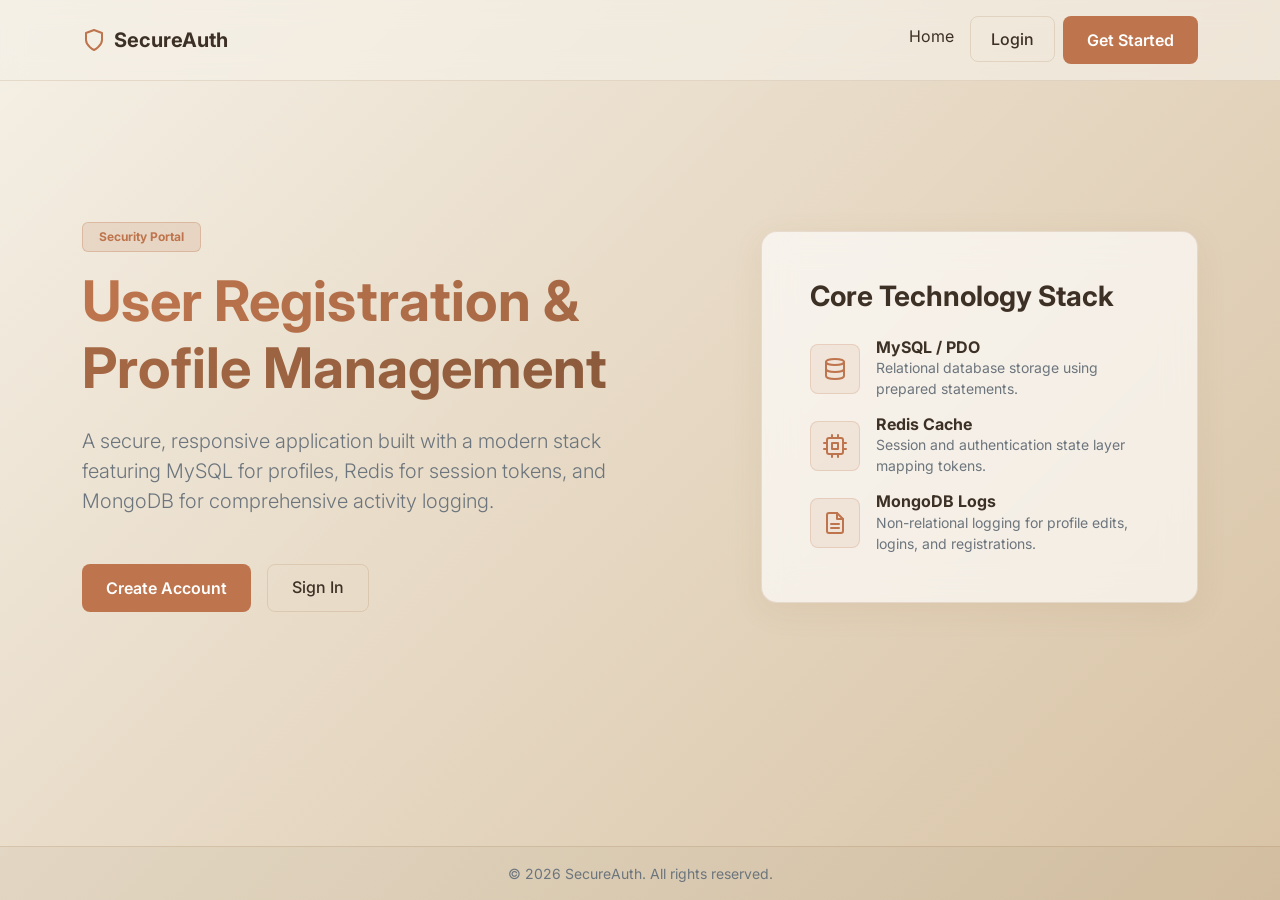
<file: index.html>
<!DOCTYPE html>
<html lang="en">
<head>
    <meta charset="UTF-8">
    <meta name="viewport" content="width=device-width, initial-scale=1.0">
    <title>Secure Authentication & Profile Management System</title>
    <!-- Bootstrap 5 CSS -->
    <link href="https://cdn.jsdelivr.net/npm/bootstrap@5.3.0/dist/css/bootstrap.min.css" rel="stylesheet">
    <!-- Custom Style -->
    <link rel="stylesheet" href="css/style.css">
</head>
<body>

    <nav class="navbar navbar-expand-lg navbar-light navbar-custom py-3">
        <div class="container">
            <a class="navbar-brand d-flex align-items-center gap-2" href="index.html">
                <svg xmlns="http://www.w3.org/2000/svg" width="24" height="24" viewBox="0 0 24 24" fill="none" stroke="var(--accent-color)" stroke-width="2" stroke-linecap="round" stroke-linejoin="round"><path d="M12 22s8-4 8-10V5l-8-3-8 3v7c0 6 8 10 8 10z"></path></svg>
                <span class="fw-bold tracking-tight">SecureAuth</span>
            </a>
            <button class="navbar-toggler" type="button" data-bs-toggle="collapse" data-bs-target="#navbarNav" aria-controls="navbarNav" aria-expanded="false" aria-label="Toggle navigation">
                <span class="navbar-toggler-icon"></span>
            </button>
            <div class="collapse navbar-collapse" id="navbarNav">
                <ul class="navbar-nav ms-auto gap-2">
                    <li class="nav-item">
                        <a class="nav-link active" href="index.html">Home</a>
                    </li>
                    <li class="nav-item d-none" id="nav-profile">
                        <a class="nav-link" href="profile.html">Profile</a>
                    </li>
                    <li class="nav-item" id="nav-login">
                        <a class="btn btn-outline-custom" href="login.html">Login</a>
                    </li>
                    <li class="nav-item" id="nav-register">
                        <a class="btn btn-custom" href="register.html">Get Started</a>
                    </li>
                    <li class="nav-item d-none" id="nav-logout">
                        <button class="btn btn-outline-custom" id="btn-nav-logout">Logout</button>
                    </li>
                </ul>
            </div>
        </div>
    </nav>

    <div class="container my-auto py-5">
        <div class="row align-items-center justify-content-center text-center text-lg-start g-5">
            <div class="col-lg-6">
                <span class="badge badge-custom mb-3 px-3 py-2">Security Portal</span>
                <h1 class="display-4 fw-bold mb-4">
                    <span class="card-title-gradient">User Registration & Profile Management</span>
                </h1>
                <p class="lead text-secondary mb-5">
                    A secure, responsive application built with a modern stack featuring MySQL for profiles, Redis for session tokens, and MongoDB for comprehensive activity logging.
                </p>
                <div class="d-flex flex-wrap justify-content-center justify-content-lg-start gap-3">
                    <a href="register.html" class="btn btn-custom btn-lg px-4 fs-6">Create Account</a>
                    <a href="login.html" class="btn btn-outline-custom btn-lg px-4 fs-6">Sign In</a>
                </div>
            </div>
            <div class="col-lg-5 col-xl-5 offset-lg-1">
                <div class="glass-card p-4 p-md-5">
                    <h3 class="fw-bold mb-4">Core Technology Stack</h3>
                    <div class="d-flex flex-column gap-3">
                        <div class="d-flex align-items-center gap-3">
                            <div class="icon-wrapper-custom">
                                <svg xmlns="http://www.w3.org/2000/svg" width="24" height="24" viewBox="0 0 24 24" fill="none" stroke="currentColor" stroke-width="2" stroke-linecap="round" stroke-linejoin="round"><ellipse cx="12" cy="5" rx="9" ry="3"></ellipse><path d="M3 5v14c0 1.66 4 3 9 3s9-1.34 9-3V5"></path><path d="M3 12c0 1.66 4 3 9 3s9-1.34 9-3"></path></svg>
                            </div>
                            <div>
                                <h6 class="fw-bold mb-0">MySQL / PDO</h6>
                                <p class="text-secondary small mb-0">Relational database storage using prepared statements.</p>
                            </div>
                        </div>
                        <div class="d-flex align-items-center gap-3">
                            <div class="icon-wrapper-custom">
                                <svg xmlns="http://www.w3.org/2000/svg" width="24" height="24" viewBox="0 0 24 24" fill="none" stroke="currentColor" stroke-width="2" stroke-linecap="round" stroke-linejoin="round"><rect x="4" y="4" width="16" height="16" rx="2" ry="2"></rect><rect x="9" y="9" width="6" height="6"></rect><line x1="9" y1="1" x2="9" y2="4"></line><line x1="15" y1="1" x2="15" y2="4"></line><line x1="9" y1="20" x2="9" y2="23"></line><line x1="15" y1="20" x2="15" y2="23"></line><line x1="20" y1="9" x2="23" y2="9"></line><line x1="20" y1="15" x2="23" y2="15"></line><line x1="1" y1="9" x2="4" y2="9"></line><line x1="1" y1="15" x2="4" y2="15"></line></svg>
                            </div>
                            <div>
                                <h6 class="fw-bold mb-0">Redis Cache</h6>
                                <p class="text-secondary small mb-0">Session and authentication state layer mapping tokens.</p>
                            </div>
                        </div>
                        <div class="d-flex align-items-center gap-3">
                            <div class="icon-wrapper-custom">
                                <svg xmlns="http://www.w3.org/2000/svg" width="24" height="24" viewBox="0 0 24 24" fill="none" stroke="currentColor" stroke-width="2" stroke-linecap="round" stroke-linejoin="round"><path d="M14 2H6a2 2 0 0 0-2 2v16a2 2 0 0 0 2 2h12a2 2 0 0 0 2-2V8z"></path><polyline points="14 2 14 8 20 8"></polyline><line x1="16" y1="13" x2="8" y2="13"></line><line x1="16" y1="17" x2="8" y2="17"></line></svg>
                            </div>
                            <div>
                                <h6 class="fw-bold mb-0">MongoDB Logs</h6>
                                <p class="text-secondary small mb-0">Non-relational logging for profile edits, logins, and registrations.</p>
                            </div>
                        </div>
                    </div>
                </div>
            </div>
        </div>
    </div>

    <footer class="text-center text-secondary small">
        <div class="container">
            <p class="mb-0">&copy; 2026 SecureAuth. All rights reserved.</p>
        </div>
    </footer>

    <script src="https://code.jquery.com/jquery-3.7.0.min.js"></script>
    <script src="https://cdn.jsdelivr.net/npm/bootstrap@5.3.0/dist/js/bootstrap.bundle.min.js"></script>
    <script src="js/common.js"></script>
</body>
</html>
</file>
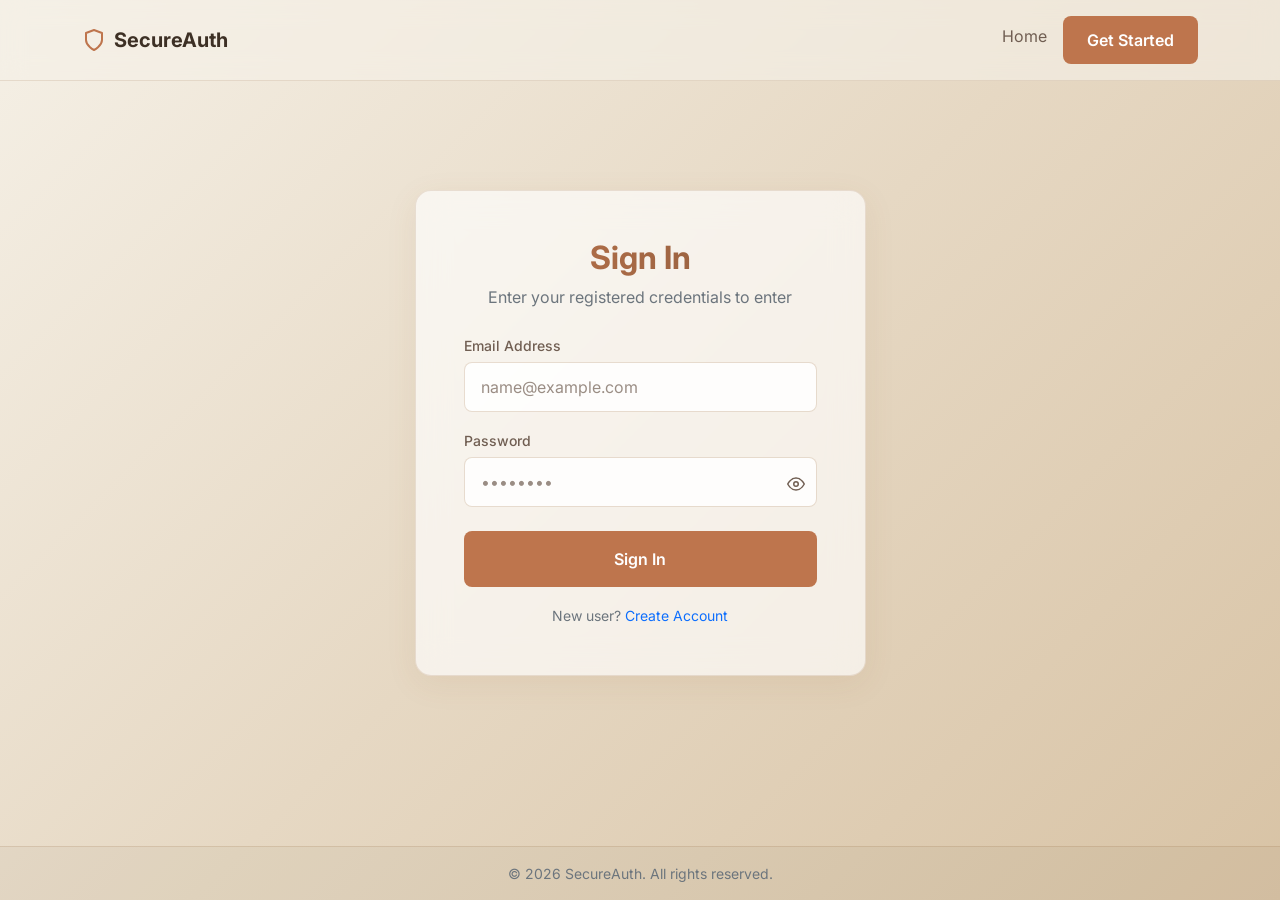
<file: login.html>
<!DOCTYPE html>
<html lang="en">
<head>
    <meta charset="UTF-8">
    <meta name="viewport" content="width=device-width, initial-scale=1.0">
    <title>Sign In - SecureAuth</title>
    <!-- Bootstrap 5 CSS -->
    <link href="https://cdn.jsdelivr.net/npm/bootstrap@5.3.0/dist/css/bootstrap.min.css" rel="stylesheet">
    <!-- Custom Style -->
    <link rel="stylesheet" href="css/style.css">
</head>
<body>

    <nav class="navbar navbar-expand-lg navbar-light navbar-custom py-3">
        <div class="container">
            <a class="navbar-brand d-flex align-items-center gap-2" href="index.html">
                <svg xmlns="http://www.w3.org/2000/svg" width="24" height="24" viewBox="0 0 24 24" fill="none" stroke="var(--accent-color)" stroke-width="2" stroke-linecap="round" stroke-linejoin="round"><path d="M12 22s8-4 8-10V5l-8-3-8 3v7c0 6 8 10 8 10z"></path></svg>
                <span class="fw-bold tracking-tight">SecureAuth</span>
            </a>
            <button class="navbar-toggler" type="button" data-bs-toggle="collapse" data-bs-target="#navbarNav" aria-controls="navbarNav" aria-expanded="false" aria-label="Toggle navigation">
                <span class="navbar-toggler-icon"></span>
            </button>
            <div class="collapse navbar-collapse" id="navbarNav">
                <ul class="navbar-nav ms-auto gap-2">
                    <li class="nav-item">
                        <a class="nav-link" href="index.html">Home</a>
                    </li>
                    <li class="nav-item">
                        <a class="btn btn-custom" href="register.html">Get Started</a>
                    </li>
                </ul>
            </div>
        </div>
    </nav>

    <div class="container my-auto py-5">
        <div class="row justify-content-center">
            <div class="col-md-6 col-lg-5">
                <div class="glass-card p-4 p-md-5">
                    <div class="text-center mb-4">
                        <h2 class="fw-bold card-title-gradient">Sign In</h2>
                        <p class="text-secondary">Enter your registered credentials to enter</p>
                    </div>

                    <div id="alert-container" class="alert d-none" role="alert"></div>

                    <form id="login-form" novalidate>
                        <div class="mb-3">
                            <label for="email" class="form-label form-label-custom">Email Address</label>
                            <input type="email" class="form-control form-control-custom" id="email" name="email" placeholder="name@example.com" required>
                            <div class="invalid-feedback">Please enter a valid email address.</div>
                        </div>

                        <div class="mb-4">
                            <label for="password" class="form-label form-label-custom">Password</label>
                            <div class="password-toggle-wrapper">
                                <input type="password" class="form-control form-control-custom" id="password" name="password" placeholder="••••••••" required>
                                <button type="button" class="password-toggle-btn" id="toggle-password">
                                    <svg xmlns="http://www.w3.org/2000/svg" width="18" height="18" viewBox="0 0 24 24" fill="none" stroke="currentColor" stroke-width="2" stroke-linecap="round" stroke-linejoin="round"><path d="M1 12s4-8 11-8 11 8 11 8-4 8-11 8-11-8-11-8z"></path><circle cx="12" cy="12" r="3"></circle></svg>
                                </button>
                                <div class="invalid-feedback">Please enter your password.</div>
                            </div>
                        </div>

                        <!-- Submit Button -->
                        <div class="d-grid mb-3">
                            <button type="submit" class="btn btn-custom w-100 py-3">Sign In</button>
                        </div>

                        <div class="text-center">
                            <span class="text-secondary small">New user? <a href="register.html" class="text-indigo-400 text-decoration-none">Create Account</a></span>
                        </div>
                    </form>
                </div>
            </div>
        </div>
    </div>

    <div class="spinner-wrapper" id="spinner">
        <div class="spinner-border text-primary loading-spinner" role="status">
            <span class="visually-hidden">Loading...</span>
        </div>
    </div>

    <footer class="text-center text-secondary small">
        <div class="container">
            <p class="mb-0">&copy; 2026 SecureAuth. All rights reserved.</p>
        </div>
    </footer>

    <script src="https://code.jquery.com/jquery-3.7.0.min.js"></script>
    <script src="https://cdn.jsdelivr.net/npm/bootstrap@5.3.0/dist/js/bootstrap.bundle.min.js"></script>
    <script src="js/login.js"></script>
</body>
</html>
</file>
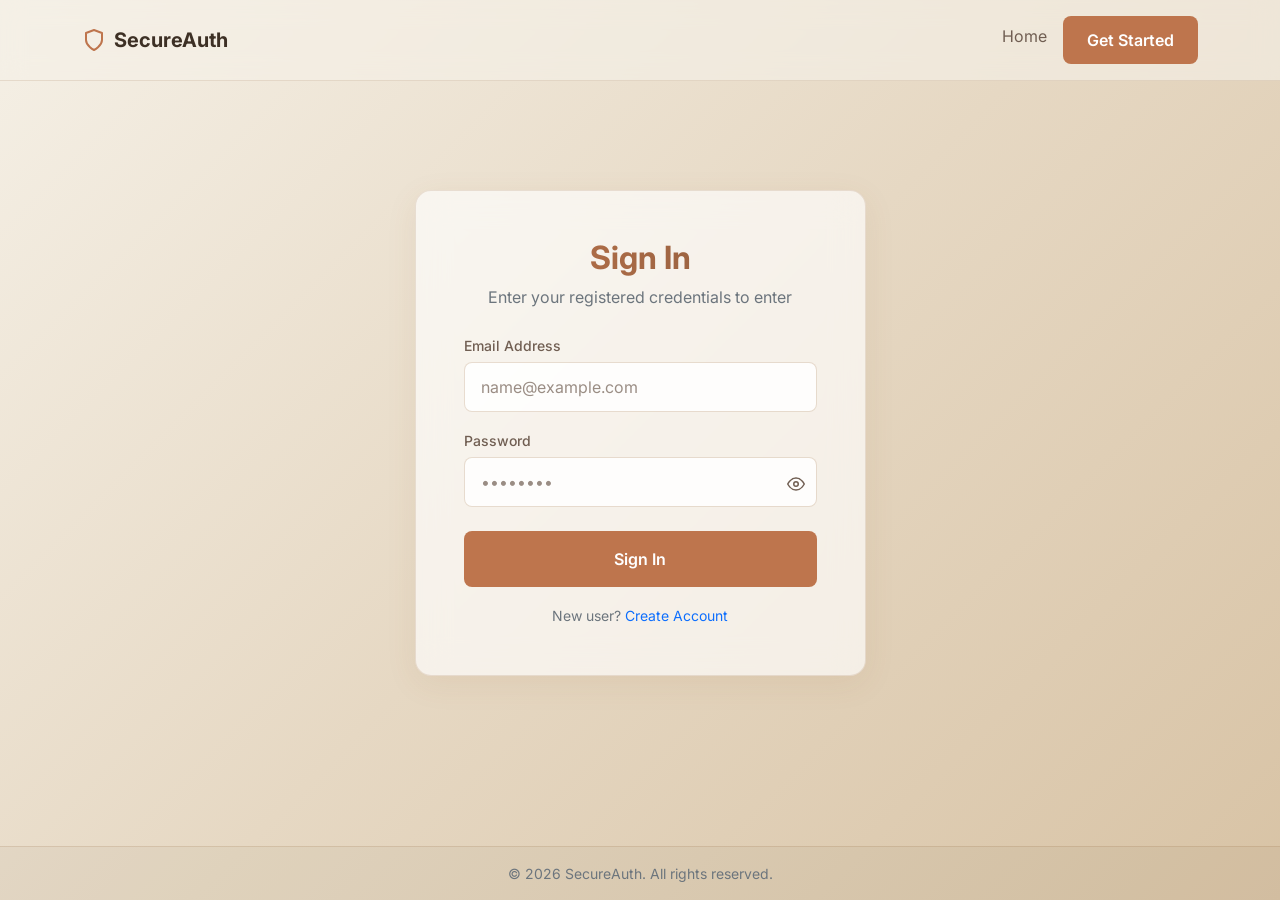
<file: profile.html>
<!DOCTYPE html>
<html lang="en">
<head>
    <meta charset="UTF-8">
    <meta name="viewport" content="width=device-width, initial-scale=1.0">
    <title>Profile Management - SecureAuth</title>
    <!-- Bootstrap 5 CSS -->
    <link href="https://cdn.jsdelivr.net/npm/bootstrap@5.3.0/dist/css/bootstrap.min.css" rel="stylesheet">
    <!-- Custom Style -->
    <link rel="stylesheet" href="css/style.css">
</head>
<body>

    <nav class="navbar navbar-expand-lg navbar-light navbar-custom py-3">
        <div class="container">
            <a class="navbar-brand d-flex align-items-center gap-2" href="index.html">
                <svg xmlns="http://www.w3.org/2000/svg" width="24" height="24" viewBox="0 0 24 24" fill="none" stroke="var(--accent-color)" stroke-width="2" stroke-linecap="round" stroke-linejoin="round"><path d="M12 22s8-4 8-10V5l-8-3-8 3v7c0 6 8 10 8 10z"></path></svg>
                <span class="fw-bold tracking-tight">SecureAuth</span>
            </a>
            <button class="navbar-toggler" type="button" data-bs-toggle="collapse" data-bs-target="#navbarNav" aria-controls="navbarNav" aria-expanded="false" aria-label="Toggle navigation">
                <span class="navbar-toggler-icon"></span>
            </button>
            <div class="collapse navbar-collapse" id="navbarNav">
                <ul class="navbar-nav ms-auto gap-2">
                    <li class="nav-item">
                        <a class="nav-link" href="index.html">Home</a>
                    </li>
                    <li class="nav-item">
                        <button class="btn btn-outline-custom" id="btn-logout">Logout</button>
                    </li>
                </ul>
            </div>
        </div>
    </nav>

    <div class="container my-auto py-5">
        <div class="row justify-content-center">
            <div class="col-lg-8">
                <div class="glass-card p-4 p-md-5">
                    <div class="d-flex align-items-center justify-content-between mb-4 border-bottom border-secondary border-opacity-20 pb-3">
                        <div>
                            <h2 class="fw-bold card-title-gradient mb-1">User Profile</h2>
                            <p class="text-secondary mb-0">View and update your profile details</p>
                        </div>
                        <div class="fs-1 text-indigo-400">
                            <svg xmlns="http://www.w3.org/2000/svg" width="32" height="32" viewBox="0 0 24 24" fill="none" stroke="currentColor" stroke-width="2" stroke-linecap="round" stroke-linejoin="round" class="text-indigo-400"><path d="M20 21v-2a4 4 0 0 0-4-4H8a4 4 0 0 0-4 4v2"></path><circle cx="12" cy="7" r="4"></circle></svg>
                        </div>
                    </div>

                    <!-- Alert message container -->
                    <div id="alert-container" class="alert d-none" role="alert"></div>

                    <!-- Profile Form -->
                    <form id="profile-form" novalidate>
                        <div class="row g-3">
                            <!-- Full Name -->
                            <div class="col-md-6">
                                <label for="full_name" class="form-label form-label-custom">Full Name</label>
                                <input type="text" class="form-control form-control-custom" id="full_name" name="full_name" required>
                                <div class="invalid-feedback">Full name is required.</div>
                            </div>

                            <!-- Email (Read-Only) -->
                            <div class="col-md-6">
                                <label for="email" class="form-label form-label-custom">Email Address (Read-Only)</label>
                                <input type="email" class="form-control form-control-custom" id="email" name="email" readonly style="opacity: 0.6; cursor: not-allowed;">
                            </div>

                            <!-- Mobile Number -->
                            <div class="col-md-6">
                                <label for="mobile" class="form-label form-label-custom">Mobile Number</label>
                                <input type="tel" class="form-control form-control-custom" id="mobile" name="mobile" required>
                                <div class="invalid-feedback">Please enter a valid mobile number (10 to 15 digits).</div>
                            </div>

                            <!-- Age -->
                            <div class="col-md-3">
                                <label for="age" class="form-label form-label-custom">Age</label>
                                <input type="number" class="form-control form-control-custom" id="age" name="age" min="0" max="120">
                                <div class="invalid-feedback">Please enter a valid age (0 - 120).</div>
                            </div>

                            <!-- Date of Birth -->
                            <div class="col-md-3">
                                <label for="date_of_birth" class="form-label form-label-custom">Date of Birth</label>
                                <input type="date" class="form-control form-control-custom" id="date_of_birth" name="date_of_birth">
                            </div>

                            <!-- Address -->
                            <div class="col-12">
                                <label for="address" class="form-label form-label-custom">Address</label>
                                <textarea class="form-control form-control-custom" id="address" name="address" rows="3" placeholder="Enter your full address"></textarea>
                            </div>
                        </div>

                        <!-- Action Buttons -->
                        <div class="mt-4 pt-3 d-flex justify-content-end gap-3 border-top border-secondary border-opacity-20">
                            <button type="submit" class="btn btn-custom px-4 py-2">Save Changes</button>
                        </div>
                    </form>
                </div>
            </div>
        </div>
    </div>

    <div class="spinner-wrapper" id="spinner">
        <div class="spinner-border text-primary loading-spinner" role="status">
            <span class="visually-hidden">Loading...</span>
        </div>
    </div>

    <footer class="text-center text-secondary small">
        <div class="container">
            <p class="mb-0">&copy; 2026 SecureAuth. All rights reserved.</p>
        </div>
    </footer>

    <script src="https://code.jquery.com/jquery-3.7.0.min.js"></script>
    <script src="https://cdn.jsdelivr.net/npm/bootstrap@5.3.0/dist/js/bootstrap.bundle.min.js"></script>
    <script src="js/profile.js"></script>
</body>
</html>
</file>
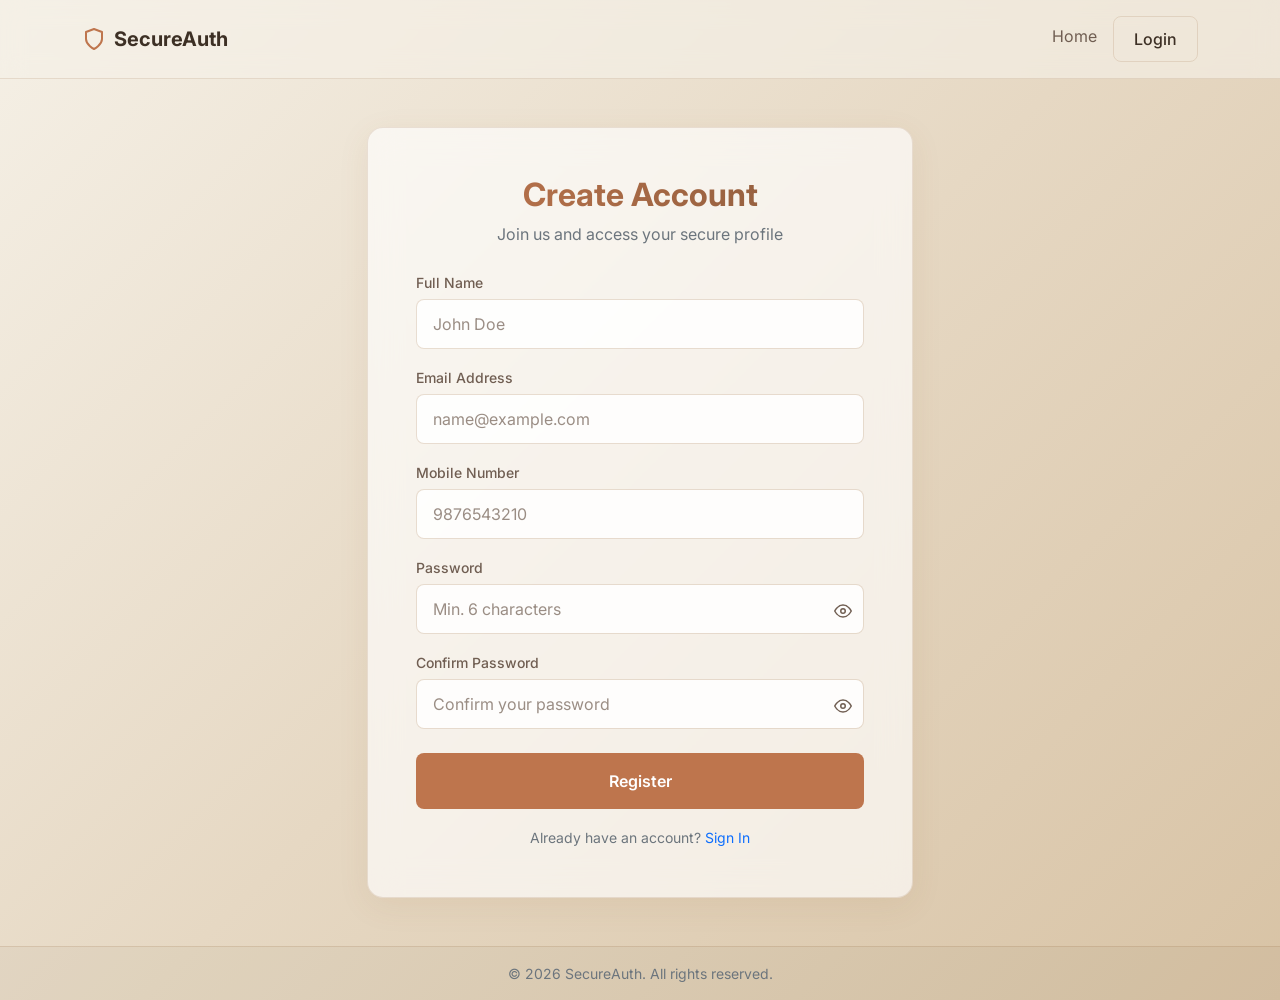
<file: register.html>
<!DOCTYPE html>
<html lang="en">
<head>
    <meta charset="UTF-8">
    <meta name="viewport" content="width=device-width, initial-scale=1.0">
    <title>Create an Account - SecureAuth</title>
    <!-- Bootstrap 5 CSS -->
    <link href="https://cdn.jsdelivr.net/npm/bootstrap@5.3.0/dist/css/bootstrap.min.css" rel="stylesheet">
    <!-- Custom Style -->
    <link rel="stylesheet" href="css/style.css">
</head>
<body>

    <nav class="navbar navbar-expand-lg navbar-light navbar-custom py-3">
        <div class="container">
            <a class="navbar-brand d-flex align-items-center gap-2" href="index.html">
                <svg xmlns="http://www.w3.org/2000/svg" width="24" height="24" viewBox="0 0 24 24" fill="none" stroke="var(--accent-color)" stroke-width="2" stroke-linecap="round" stroke-linejoin="round"><path d="M12 22s8-4 8-10V5l-8-3-8 3v7c0 6 8 10 8 10z"></path></svg>
                <span class="fw-bold tracking-tight">SecureAuth</span>
            </a>
            <button class="navbar-toggler" type="button" data-bs-toggle="collapse" data-bs-target="#navbarNav" aria-controls="navbarNav" aria-expanded="false" aria-label="Toggle navigation">
                <span class="navbar-toggler-icon"></span>
            </button>
            <div class="collapse navbar-collapse" id="navbarNav">
                <ul class="navbar-nav ms-auto gap-2">
                    <li class="nav-item">
                        <a class="nav-link" href="index.html">Home</a>
                    </li>
                    <li class="nav-item">
                        <a class="btn btn-outline-custom" href="login.html">Login</a>
                    </li>
                </ul>
            </div>
        </div>
    </nav>

    <div class="container my-auto py-5">
        <div class="row justify-content-center">
            <div class="col-md-8 col-lg-6">
                <div class="glass-card p-4 p-md-5">
                    <div class="text-center mb-4">
                        <h2 class="fw-bold card-title-gradient">Create Account</h2>
                        <p class="text-secondary">Join us and access your secure profile</p>
                    </div>

                    <div id="alert-container" class="alert d-none" role="alert"></div>

                    <form id="registration-form" novalidate>
                        <div class="mb-3">
                            <label for="full_name" class="form-label form-label-custom">Full Name</label>
                            <input type="text" class="form-control form-control-custom" id="full_name" name="full_name" placeholder="John Doe" required>
                            <div class="invalid-feedback">Please enter your full name.</div>
                        </div>

                        <div class="mb-3">
                            <label for="email" class="form-label form-label-custom">Email Address</label>
                            <input type="email" class="form-control form-control-custom" id="email" name="email" placeholder="name@example.com" required>
                            <div class="invalid-feedback">Please enter a valid email address.</div>
                        </div>

                        <div class="mb-3">
                            <label for="mobile" class="form-label form-label-custom">Mobile Number</label>
                            <input type="tel" class="form-control form-control-custom" id="mobile" name="mobile" placeholder="9876543210" required>
                            <div class="invalid-feedback">Please enter a valid mobile number (10 to 15 digits).</div>
                        </div>

                        <div class="mb-3">
                            <label for="password" class="form-label form-label-custom">Password</label>
                            <div class="password-toggle-wrapper">
                                <input type="password" class="form-control form-control-custom" id="password" name="password" placeholder="Min. 6 characters" required>
                                <button type="button" class="password-toggle-btn" id="toggle-password">
                                    <svg xmlns="http://www.w3.org/2000/svg" width="18" height="18" viewBox="0 0 24 24" fill="none" stroke="currentColor" stroke-width="2" stroke-linecap="round" stroke-linejoin="round"><path d="M1 12s4-8 11-8 11 8 11 8-4 8-11 8-11-8-11-8z"></path><circle cx="12" cy="12" r="3"></circle></svg>
                                </button>
                                <div class="invalid-feedback">Password must be at least 6 characters long.</div>
                            </div>
                        </div>

                        <div class="mb-4">
                            <label for="confirm_password" class="form-label form-label-custom">Confirm Password</label>
                            <div class="password-toggle-wrapper">
                                <input type="password" class="form-control form-control-custom" id="confirm_password" name="confirm_password" placeholder="Confirm your password" required>
                                <button type="button" class="password-toggle-btn" id="toggle-confirm-password">
                                    <svg xmlns="http://www.w3.org/2000/svg" width="18" height="18" viewBox="0 0 24 24" fill="none" stroke="currentColor" stroke-width="2" stroke-linecap="round" stroke-linejoin="round"><path d="M1 12s4-8 11-8 11 8 11 8-4 8-11 8-11-8-11-8z"></path><circle cx="12" cy="12" r="3"></circle></svg>
                                </button>
                                <div class="invalid-feedback">Passwords must match.</div>
                            </div>
                        </div>

                        <!-- Submit Button -->
                        <div class="d-grid mb-3">
                            <button type="submit" class="btn btn-custom w-100 py-3">Register</button>
                        </div>

                        <div class="text-center">
                            <span class="text-secondary small">Already have an account? <a href="login.html" class="text-indigo-400 text-decoration-none">Sign In</a></span>
                        </div>
                    </form>
                </div>
            </div>
        </div>
    </div>

    <div class="spinner-wrapper" id="spinner">
        <div class="spinner-border text-primary loading-spinner" role="status">
            <span class="visually-hidden">Loading...</span>
        </div>
    </div>

    <footer class="text-center text-secondary small">
        <div class="container">
            <p class="mb-0">&copy; 2026 SecureAuth. All rights reserved.</p>
        </div>
    </footer>

    <script src="https://code.jquery.com/jquery-3.7.0.min.js"></script>
    <script src="https://cdn.jsdelivr.net/npm/bootstrap@5.3.0/dist/js/bootstrap.bundle.min.js"></script>
    <script src="js/register.js"></script>
</body>
</html>
</file>
<file: css/style.css>
@import url('https://fonts.googleapis.com/css2?family=Inter:wght@300;400;500;600;700&display=swap');

:root {
    --bg-gradient: linear-gradient(135deg, #f5f0e6 0%, #e6d8c3 50%, #d8c3a5 100%);
    --card-bg: rgba(255, 255, 255, 0.65);
    --card-border: rgba(139, 90, 43, 0.15);
    --text-primary: #3d3025;
    --text-secondary: #705e52;
    --accent-color: #be754d;
    --accent-hover: #a15d38;
    --input-bg: rgba(255, 255, 255, 0.85);
    --success-color: #2e7d32;
    --error-color: #c62828;
}

body {
    font-family: 'Inter', sans-serif;
    background: var(--bg-gradient);
    color: var(--text-primary);
    min-height: 100vh;
    display: flex;
    flex-direction: column;
    overflow-x: hidden;
}

.navbar-custom {
    background: rgba(245, 240, 230, 0.65);
    backdrop-filter: blur(12px);
    -webkit-backdrop-filter: blur(12px);
    border-bottom: 1px solid var(--card-border);
}

.navbar-custom .navbar-brand {
    color: var(--text-primary) !important;
}

.navbar-custom .nav-link {
    color: var(--text-secondary) !important;
}

.navbar-custom .nav-link.active, .navbar-custom .nav-link:hover {
    color: var(--text-primary) !important;
}

.glass-card {
    background: var(--card-bg);
    backdrop-filter: blur(16px);
    -webkit-backdrop-filter: blur(16px);
    border: 1px solid var(--card-border);
    border-radius: 16px;
    box-shadow: 0 8px 32px 0 rgba(139, 90, 43, 0.08);
    transition: transform 0.3s ease, box-shadow 0.3s ease;
}

.glass-card:hover {
    box-shadow: 0 12px 40px 0 rgba(190, 117, 77, 0.18);
}

.card-title-gradient {
    background: linear-gradient(to right, #be754d, #8c5b3c);
    -webkit-background-clip: text;
    -webkit-text-fill-color: transparent;
    font-weight: 700;
}

.form-control-custom {
    background-color: var(--input-bg);
    border: 1px solid var(--card-border);
    color: var(--text-primary) !important;
    border-radius: 8px;
    padding: 12px 16px;
    transition: all 0.2s ease-in-out;
}

.form-control-custom:focus {
    background-color: #ffffff;
    border-color: var(--accent-color);
    box-shadow: 0 0 0 4px rgba(190, 117, 77, 0.2);
    outline: none;
}

.form-control-custom::placeholder {
    color: var(--text-secondary);
    opacity: 0.7;
}

.btn-custom {
    background-color: var(--accent-color);
    color: #ffffff;
    border: none;
    padding: 12px 24px;
    border-radius: 8px;
    font-weight: 600;
    transition: all 0.2s ease;
}

.btn-custom:hover {
    background-color: var(--accent-hover);
    color: #ffffff;
    transform: translateY(-1px);
}

.btn-custom:active {
    transform: translateY(1px);
}

.btn-outline-custom {
    background: transparent;
    border: 1px solid var(--card-border);
    color: var(--text-primary);
    padding: 10px 20px;
    border-radius: 8px;
    font-weight: 500;
    transition: all 0.2s ease;
}

.btn-outline-custom:hover {
    background: rgba(139, 90, 43, 0.05);
    color: var(--text-primary);
    border-color: var(--text-secondary);
}

.form-label-custom {
    font-size: 0.875rem;
    font-weight: 500;
    color: var(--text-secondary);
    margin-bottom: 6px;
}

.loading-spinner {
    width: 2rem;
    height: 2rem;
}

.spinner-wrapper {
    display: none;
    position: fixed;
    top: 0;
    left: 0;
    width: 100%;
    height: 100%;
    background: rgba(61, 48, 37, 0.65);
    backdrop-filter: blur(4px);
    z-index: 9999;
    align-items: center;
    justify-content: center;
}

.password-toggle-wrapper {
    position: relative;
}

.password-toggle-btn {
    position: absolute;
    right: 12px;
    top: 50%;
    transform: translateY(-50%);
    background: none;
    border: none;
    color: var(--text-secondary);
    cursor: pointer;
    z-index: 10;
    padding: 0;
}

.password-toggle-btn:hover {
    color: var(--text-primary);
}

.alert-custom-success {
    background-color: rgba(46, 125, 50, 0.1);
    border: 1px solid rgba(46, 125, 50, 0.3);
    color: #2e7d32;
}

.alert-custom-error {
    background-color: rgba(198, 40, 40, 0.1);
    border: 1px solid rgba(198, 40, 40, 0.3);
    color: #c62828;
}

footer {
    margin-top: auto;
    background: rgba(61, 48, 37, 0.04);
    border-top: 1px solid var(--card-border);
    padding: 16px 0;
}

.badge-custom {
    background-color: rgba(190, 117, 77, 0.15);
    color: var(--accent-color);
    border: 1px solid rgba(190, 117, 77, 0.3);
}

.icon-wrapper-custom {
    background-color: rgba(190, 117, 77, 0.1);
    border: 1px solid rgba(190, 117, 77, 0.2);
    padding: 12px;
    border-radius: 8px;
    display: inline-flex;
    align-items: center;
    justify-content: center;
    color: var(--accent-color);
}
</file>
